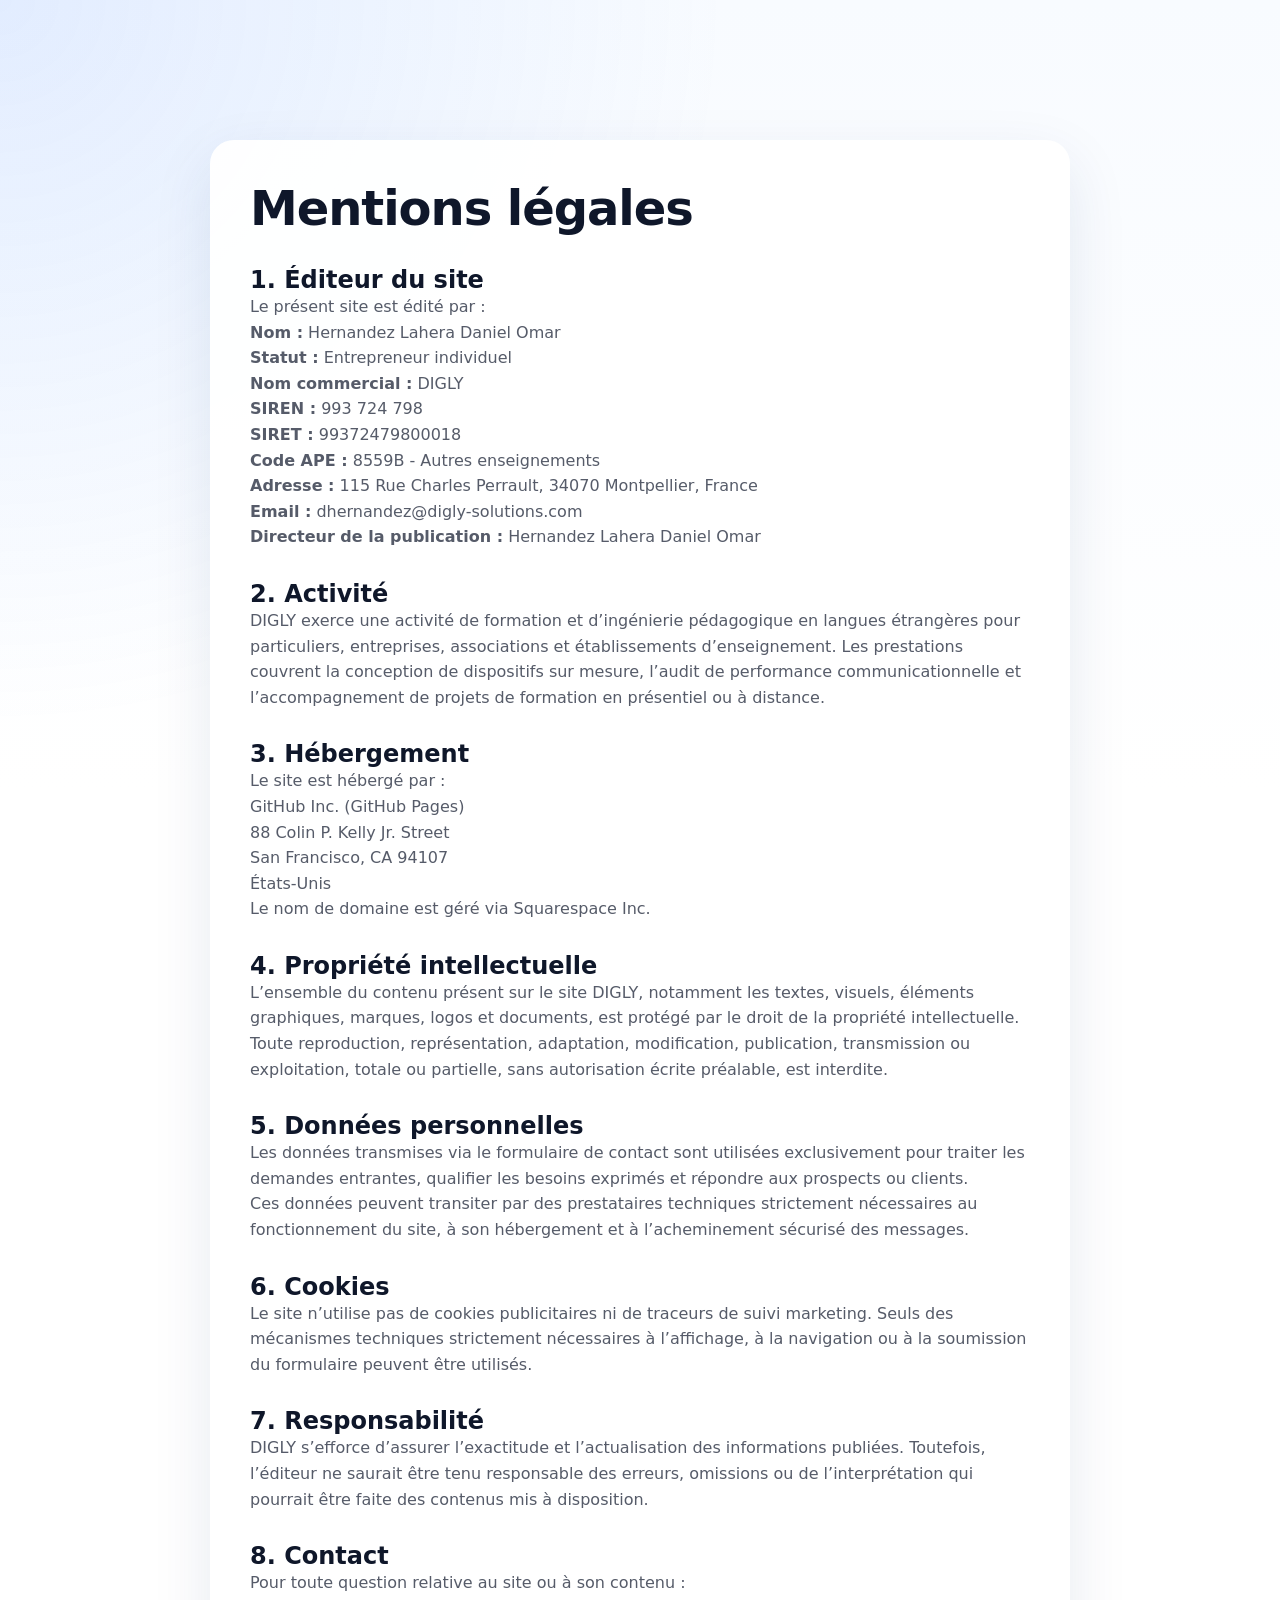
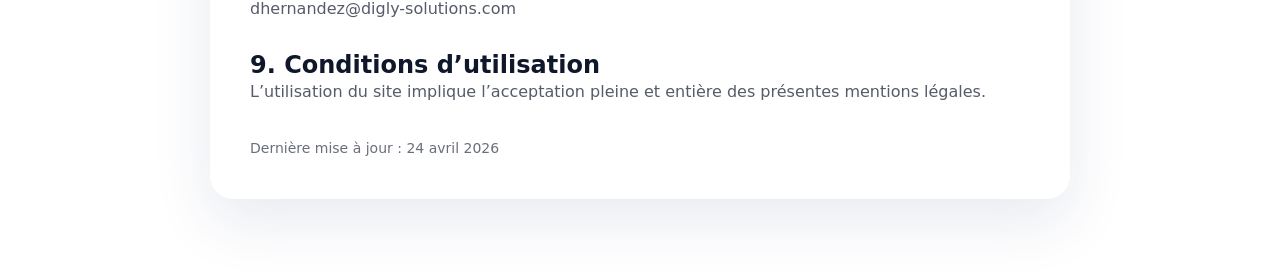
<file: mentions-legales.html>
<!DOCTYPE html>
<html lang="fr">
<head>
  <meta charset="UTF-8">
  <meta name="viewport" content="width=device-width, initial-scale=1.0">
  <title>Mentions légales | DIGLY</title>
  <meta
    name="description"
    content="Mentions légales du site DIGLY : éditeur, hébergement, propriété intellectuelle et informations réglementaires."
  >
  <meta name="robots" content="index,follow">
  <meta property="og:type" content="article">
  <meta property="og:site_name" content="DIGLY">
  <meta property="og:title" content="Mentions légales | DIGLY">
  <meta property="og:description" content="Informations légales, hébergement, propriété intellectuelle et responsabilités du site DIGLY.">
  <meta property="og:url" content="https://digly-solutions.com/mentions-legales.html">
  <meta property="og:image" content="https://digly-solutions.com/assets/img/home/logo.png">
  <link rel="canonical" href="https://digly-solutions.com/mentions-legales.html">
  <link rel="icon" type="image/png" href="/assets/img/home/logo.png">
  <link rel="stylesheet" href="./assets/css/styles.css">
</head>
<body>
  <main class="section-alt">
    <div class="container-narrow">
      <h1>Mentions légales</h1>

      <h2>1. Éditeur du site</h2>
      <p>Le présent site est édité par :</p>
      <p>
        <strong>Nom :</strong> Hernandez Lahera Daniel Omar<br>
        <strong>Statut :</strong> Entrepreneur individuel<br>
        <strong>Nom commercial :</strong> DIGLY<br>
        <strong>SIREN :</strong> 993 724 798<br>
        <strong>SIRET :</strong> 99372479800018<br>
        <strong>Code APE :</strong> 8559B - Autres enseignements<br>
        <strong>Adresse :</strong> 115 Rue Charles Perrault, 34070 Montpellier, France<br>
        <strong>Email :</strong> dhernandez@digly-solutions.com<br>
        <strong>Directeur de la publication :</strong> Hernandez Lahera Daniel Omar
      </p>

      <h2>2. Activité</h2>
      <p>
        DIGLY exerce une activité de formation et d’ingénierie pédagogique en langues étrangères
        pour particuliers, entreprises, associations et établissements d’enseignement.
        Les prestations couvrent la conception de dispositifs sur mesure, l’audit de performance
        communicationnelle et l’accompagnement de projets de formation en présentiel ou à distance.
      </p>

      <h2>3. Hébergement</h2>
      <p>Le site est hébergé par :</p>
      <p>
        GitHub Inc. (GitHub Pages)<br>
        88 Colin P. Kelly Jr. Street<br>
        San Francisco, CA 94107<br>
        États-Unis
      </p>
      <p>Le nom de domaine est géré via Squarespace Inc.</p>

      <h2>4. Propriété intellectuelle</h2>
      <p>
        L’ensemble du contenu présent sur le site DIGLY, notamment les textes, visuels,
        éléments graphiques, marques, logos et documents, est protégé par le droit de la
        propriété intellectuelle.
      </p>
      <p>
        Toute reproduction, représentation, adaptation, modification, publication, transmission
        ou exploitation, totale ou partielle, sans autorisation écrite préalable, est interdite.
      </p>

      <h2>5. Données personnelles</h2>
      <p>
        Les données transmises via le formulaire de contact sont utilisées exclusivement pour
        traiter les demandes entrantes, qualifier les besoins exprimés et répondre aux prospects
        ou clients.
      </p>
      <p>
        Ces données peuvent transiter par des prestataires techniques strictement nécessaires au
        fonctionnement du site, à son hébergement et à l’acheminement sécurisé des messages.
      </p>

      <h2>6. Cookies</h2>
      <p>
        Le site n’utilise pas de cookies publicitaires ni de traceurs de suivi marketing.
        Seuls des mécanismes techniques strictement nécessaires à l’affichage, à la navigation
        ou à la soumission du formulaire peuvent être utilisés.
      </p>

      <h2>7. Responsabilité</h2>
      <p>
        DIGLY s’efforce d’assurer l’exactitude et l’actualisation des informations publiées.
        Toutefois, l’éditeur ne saurait être tenu responsable des erreurs, omissions ou de
        l’interprétation qui pourrait être faite des contenus mis à disposition.
      </p>

      <h2>8. Contact</h2>
      <p>
        Pour toute question relative au site ou à son contenu :<br>
        dhernandez@digly-solutions.com
      </p>

      <h2>9. Conditions d’utilisation</h2>
      <p>
        L’utilisation du site implique l’acceptation pleine et entière des présentes mentions légales.
      </p>

      <p style="opacity:0.7; font-size:14px; margin-top:32px;">
        Dernière mise à jour : 24 avril 2026
      </p>
    </div>
  </main>
</body>
</html>
</file>
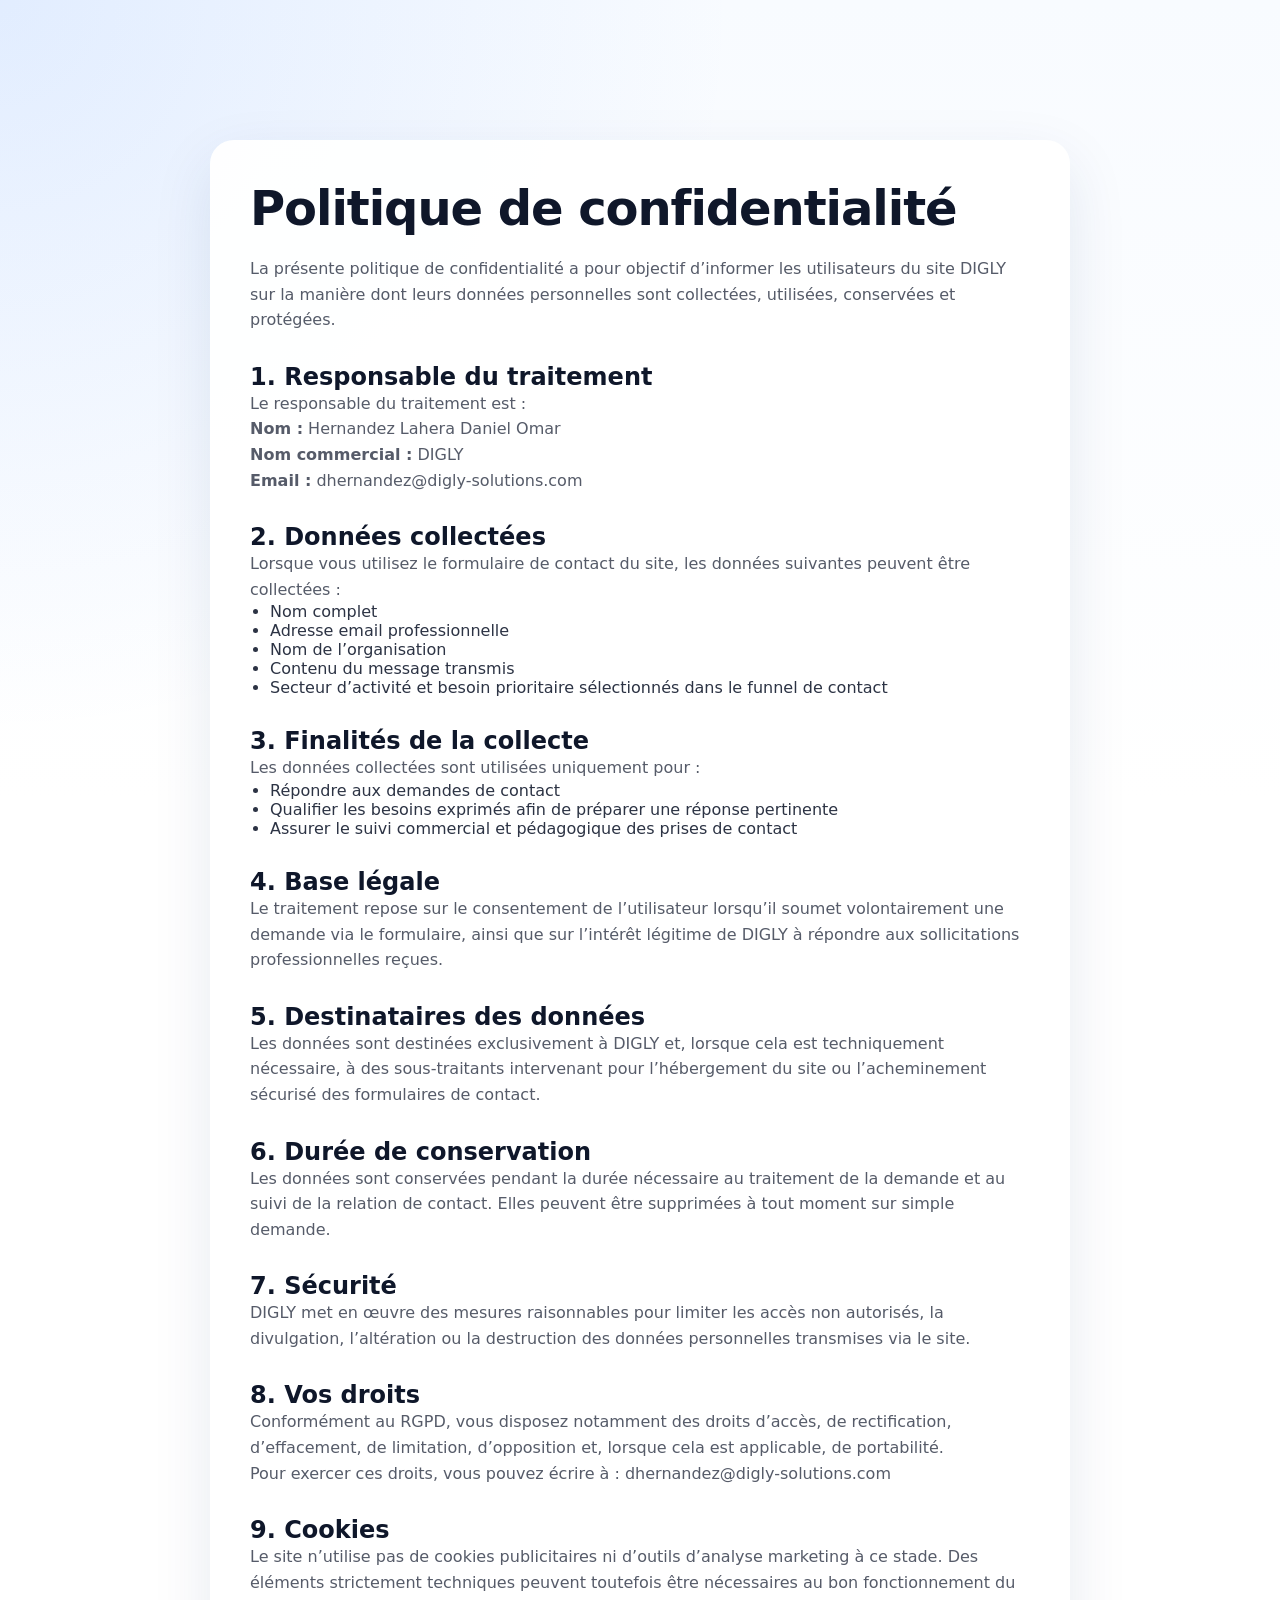
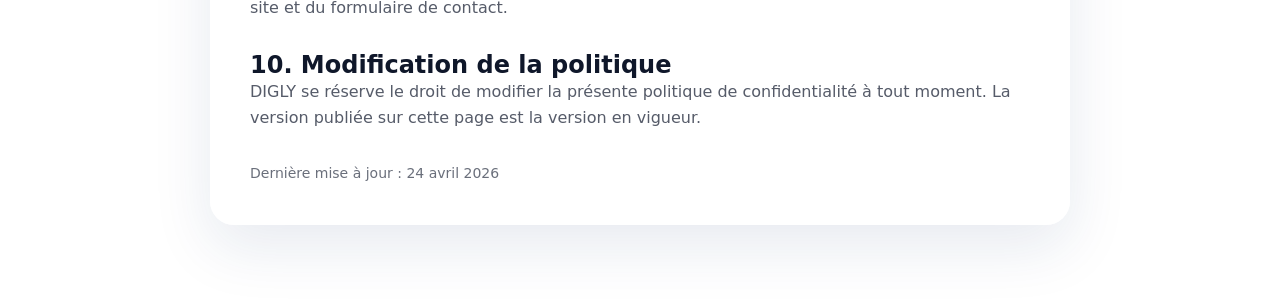
<file: politique-confidentialite.html>
<!DOCTYPE html>
<html lang="fr">
<head>
  <meta charset="UTF-8">
  <meta name="viewport" content="width=device-width, initial-scale=1.0">
  <title>Politique de confidentialité | DIGLY</title>
  <meta
    name="description"
    content="Politique de confidentialité de DIGLY concernant la collecte, l’utilisation et la protection des données personnelles."
  >
  <meta name="robots" content="index,follow">
  <meta property="og:type" content="article">
  <meta property="og:site_name" content="DIGLY">
  <meta property="og:title" content="Politique de confidentialité | DIGLY">
  <meta property="og:description" content="Politique de confidentialité de DIGLY concernant la collecte, l'utilisation et la protection des données personnelles.">
  <meta property="og:url" content="https://digly-solutions.com/politique-confidentialite.html">
  <meta property="og:image" content="https://digly-solutions.com/assets/img/home/logo.png">
  <link rel="canonical" href="https://digly-solutions.com/politique-confidentialite.html">
  <link rel="icon" type="image/png" href="/assets/img/home/logo.png">
  <link rel="stylesheet" href="./assets/css/styles.css">
</head>
<body>
  <main class="section-alt">
    <div class="container-narrow">
      <h1>Politique de confidentialité</h1>

      <p>
        La présente politique de confidentialité a pour objectif d’informer les utilisateurs du site
        DIGLY sur la manière dont leurs données personnelles sont collectées, utilisées, conservées
        et protégées.
      </p>

      <h2>1. Responsable du traitement</h2>
      <p>Le responsable du traitement est :</p>
      <p>
        <strong>Nom :</strong> Hernandez Lahera Daniel Omar<br>
        <strong>Nom commercial :</strong> DIGLY<br>
        <strong>Email :</strong> dhernandez@digly-solutions.com
      </p>

      <h2>2. Données collectées</h2>
      <p>
        Lorsque vous utilisez le formulaire de contact du site, les données suivantes peuvent être collectées :
      </p>
      <ul>
        <li>Nom complet</li>
        <li>Adresse email professionnelle</li>
        <li>Nom de l’organisation</li>
        <li>Contenu du message transmis</li>
        <li>Secteur d’activité et besoin prioritaire sélectionnés dans le funnel de contact</li>
      </ul>

      <h2>3. Finalités de la collecte</h2>
      <p>Les données collectées sont utilisées uniquement pour :</p>
      <ul>
        <li>Répondre aux demandes de contact</li>
        <li>Qualifier les besoins exprimés afin de préparer une réponse pertinente</li>
        <li>Assurer le suivi commercial et pédagogique des prises de contact</li>
      </ul>

      <h2>4. Base légale</h2>
      <p>
        Le traitement repose sur le consentement de l’utilisateur lorsqu’il soumet volontairement
        une demande via le formulaire, ainsi que sur l’intérêt légitime de DIGLY à répondre aux
        sollicitations professionnelles reçues.
      </p>

      <h2>5. Destinataires des données</h2>
      <p>
        Les données sont destinées exclusivement à DIGLY et, lorsque cela est techniquement nécessaire,
        à des sous-traitants intervenant pour l’hébergement du site ou l’acheminement sécurisé des
        formulaires de contact.
      </p>

      <h2>6. Durée de conservation</h2>
      <p>
        Les données sont conservées pendant la durée nécessaire au traitement de la demande et au suivi
        de la relation de contact. Elles peuvent être supprimées à tout moment sur simple demande.
      </p>

      <h2>7. Sécurité</h2>
      <p>
        DIGLY met en œuvre des mesures raisonnables pour limiter les accès non autorisés, la divulgation,
        l’altération ou la destruction des données personnelles transmises via le site.
      </p>

      <h2>8. Vos droits</h2>
      <p>
        Conformément au RGPD, vous disposez notamment des droits d’accès, de rectification, d’effacement,
        de limitation, d’opposition et, lorsque cela est applicable, de portabilité.
      </p>
      <p>
        Pour exercer ces droits, vous pouvez écrire à : dhernandez@digly-solutions.com
      </p>

      <h2>9. Cookies</h2>
      <p>
        Le site n’utilise pas de cookies publicitaires ni d’outils d’analyse marketing à ce stade.
        Des éléments strictement techniques peuvent toutefois être nécessaires au bon fonctionnement
        du site et du formulaire de contact.
      </p>

      <h2>10. Modification de la politique</h2>
      <p>
        DIGLY se réserve le droit de modifier la présente politique de confidentialité à tout moment.
        La version publiée sur cette page est la version en vigueur.
      </p>

      <p style="opacity:0.7; font-size:14px; margin-top:32px;">
        Dernière mise à jour : 24 avril 2026
      </p>
    </div>
  </main>
</body>
</html>
</file>
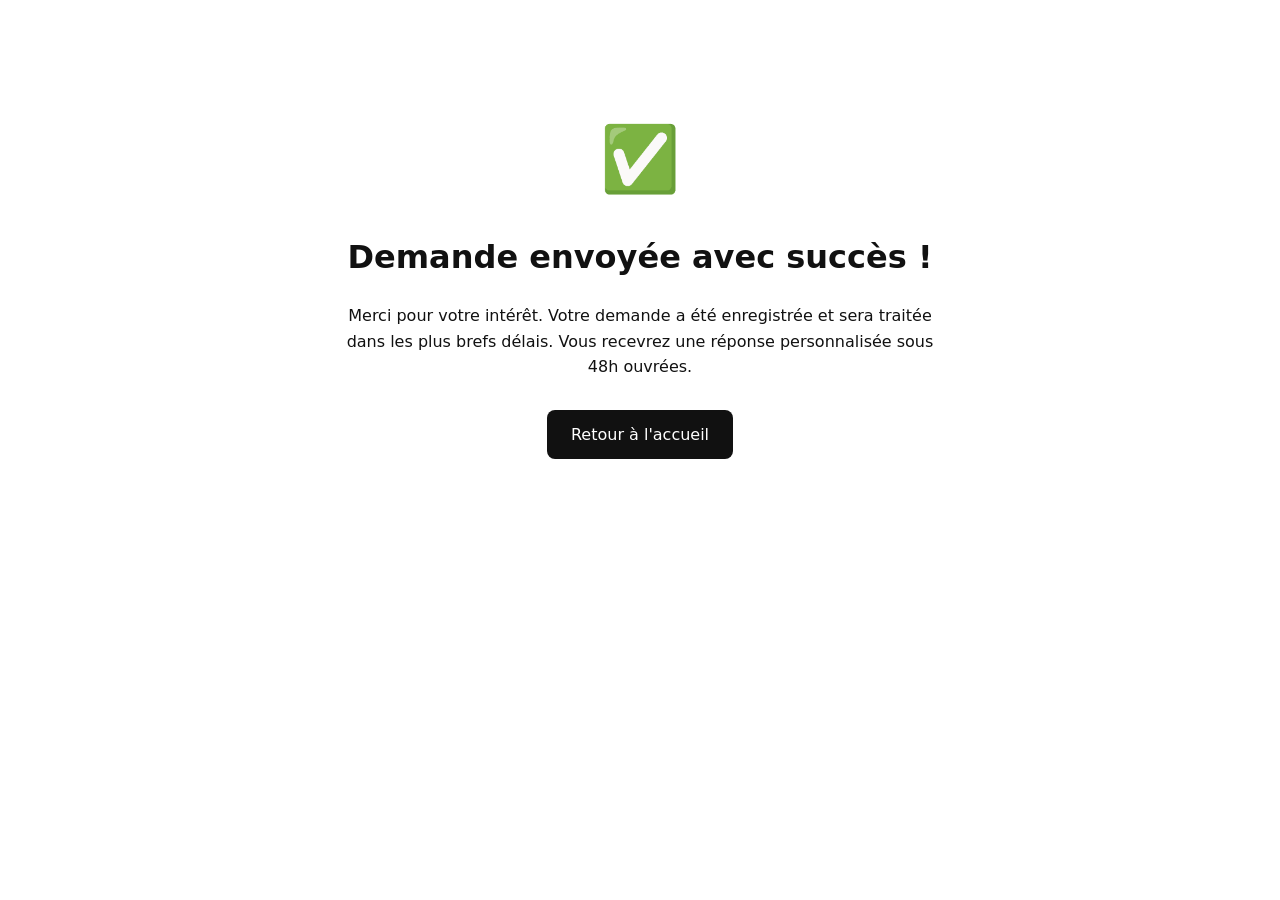
<file: success.html>
<!DOCTYPE html>
<html lang="fr">
<head>
  <meta charset="UTF-8">
  <title>Demande envoyée - DIGLY</title>
  <meta name="viewport" content="width=device-width, initial-scale=1.0">
  <style>
    body {
      font-family: Inter, system-ui, sans-serif;
      background: #ffffff;
      color: #111;
      text-align: center;
      padding: 100px 20px;
      line-height: 1.6;
    }
    .success-icon {
      font-size: 4rem;
      color: #10b981;
      margin-bottom: 20px;
    }
    h1 {
      font-size: 2rem;
      margin-bottom: 20px;
    }
    p {
      max-width: 600px;
      margin: 0 auto 30px;
    }
    .cta {
      display: inline-block;
      padding: 12px 24px;
      background: #111;
      color: white;
      text-decoration: none;
      border-radius: 8px;
      transition: 0.2s;
    }
    .cta:hover {
      transform: translateY(-2px);
    }
  </style>
</head>
<body>
  <div class="success-icon">✅</div>
  <h1>Demande envoyée avec succès !</h1>
  <p>
    Merci pour votre intérêt. Votre demande a été enregistrée et sera traitée dans les plus brefs délais.
    Vous recevrez une réponse personnalisée sous 48h ouvrées.
  </p>
  <a href="/" class="cta">Retour à l'accueil</a>
</body>
</html>
</file>
<file: assets/css/styles.css>
/* RESET SIMPLE */
* {
  margin: 0;
  padding: 0;
  box-sizing: border-box;
}

body {
  font-family: Inter, system-ui, sans-serif;
  background: #ffffff;
  color: #1e293b;
}

/* HEADER GLOBAL */
.header {
  display: flex;
  justify-content: space-between;
  align-items: center;
  padding: 24px 60px;
  border-bottom: 1px solid #eee;
}

.logo {
  font-weight: 600;
  letter-spacing: 1px;
}

.nav a {
  margin-left: 24px;
  text-decoration: none;
  color: #111;
  font-size: 14px;
  opacity: 0.7;
  transition: 0.2s;
}

.nav a:hover {
  opacity: 1;
}

/* APP CONTAINER */
#app {
  padding: 80px 60px;
}

/* TIPOGRAFÍA BASE */
h1 {
  font-size: 48px;
  font-weight: 700;
  letter-spacing: -0.022em;
  margin-bottom: 20px;
}

p {
  font-size: 16px;
  line-height: 1.6;
  opacity: 0.8;
}
.grid {
  display: grid;
  grid-template-columns: repeat(2, 1fr);
  gap: 24px;
  margin-top: 40px;
}

.card {
  padding: 24px;
  border: 1px solid #eee;
  border-radius: 12px;
  transition: 0.2s;
  background: #fff;
}

.card:hover {
  transform: translateY(-4px);
  border-color: #ddd;
}
.nav a.active {
  opacity: 1;
  font-weight: 500;
  border-bottom: 1px solid #111;
}
.hero {
  margin-bottom: 80px;
}

.hero h1 {
  font-size: 56px;
  line-height: 1.1;
}

.cta {
  margin-top: 24px;
  padding: 12px 20px;
  background: #111;
  color: white;
  border: none;
  cursor: pointer;
  border-radius: 8px;
}

.problem, .value {
  margin-top: 60px;
}
.badge {
  display: inline-block;
  font-size: 12px;
  padding: 4px 10px;
  border: 1px solid #ddd;
  border-radius: 999px;
  margin-bottom: 10px;
  opacity: 0.7;
}
#app {
  animation: fadeIn 0.4s ease;
}

@keyframes fadeIn {
  from { opacity: 0; transform: translateY(6px); }
  to { opacity: 1; transform: translateY(0); }
}

.project-detail {
  max-width: 800px;
  margin: auto;
}

.project-detail .block {
  margin: 40px 0;
}

.project-detail h3 {
  margin-bottom: 10px;
}

.card {
  cursor: pointer;
}

.contact {
  max-width: 700px;
  margin: auto;
}

.contact-card {
  margin-top: 40px;
  padding: 40px;
  border: 1px solid #eee;
  border-radius: 12px;
}

.contact input,
.contact textarea {
  width: 100%;
  margin-bottom: 16px;
  padding: 12px;
  border: 1px solid #ddd;
  border-radius: 8px;
  font-family: inherit;
}

.contact textarea {
  min-height: 360px;
  resize: vertical;
}

.conversion-block {
  margin-top: 80px;
  padding: 40px;
  border-top: 1px solid #eee;
  text-align: center;
}

.conversion-block h2 {
  margin-bottom: 10px;
}

.conversion-block p {
  margin-bottom: 20px;
}

.project-detail {
  max-width: 800px;
  margin: auto;
}

.project-detail .block {
  margin: 40px 0;
}

.back-link {
  margin-top: 40px;
}

.tags {
  margin-top: 16px;
  font-size: 14px;
  opacity: 0.7;
}

.before-after {
  display: grid;
  grid-template-columns: 1fr 1fr;
  gap: 40px;
  margin-top: 30px;
}

.center {
  text-align: center;
}

.footer {
  margin-top: 100px;
  padding-top: 40px;
  border-top: 1px solid #eee;
  text-align: center;
  font-size: 14px;
  opacity: 0.6;
}

/* HERO OSCURO */
.hero-dark {
  background: #0f172a;
  color: white;
  text-align: center;
  padding: 120px 40px;
}

.hero-dark h1 {
  font-size: 48px;
  margin-bottom: 20px;
}

.subtitle {
  max-width: 700px;
  margin: auto;
}

.tags {
  margin: 20px 0;
  opacity: 0.7;
}

/* SECCIONES */
.section {
  padding: 100px 40px;
}

.center {
  text-align: center;
}

/* IMAGEN */
.section-img {
  width: 100%;
  max-width: 600px;
  margin: 30px auto;
  border-radius: 12px;
}

/* GRID */
.cards-2 {
  display: grid;
  grid-template-columns: 1fr 1fr;
  gap: 30px;
  margin-top: 40px;
}

.grid-4 {
  display: grid;
  grid-template-columns: repeat(4, 1fr);
  gap: 20px;
  margin-top: 40px;
}

/* CARDS */
.card {
  padding: 30px;
  border: 1px solid #eee;
  border-radius: 12px;
  transition: 0.3s;
  background: white;
}

.card img {
  width: 100%;
  border-radius: 8px;
  margin-bottom: 10px;
}

.hover-card:hover {
  transform: translateY(-8px);
  box-shadow: 0 10px 30px rgba(0,0,0,0.08);
}

/* CTA */
.actions {
  margin-top: 30px;
}

.cta.primary {
  background: black;
  color: white;
  padding: 12px 20px;
  margin: 10px;
  border-radius: 8px;
  cursor: pointer;
  transition: 0.2s;
}

.cta.primary:hover {
  transform: translateY(-2px);
}

/* FOOTER */
.footer {
  margin-top: 80px;
  padding: 40px;
  border-top: 1px solid #eee;
  text-align: center;
}

.footer-links {
  margin-top: 10px;
  font-size: 14px;
}

.footer-links a {
  margin: 0 10px;
  color: #555;
  text-decoration: none;
}

/* BASE STATE */
.fade-in {
  opacity: 0;
  transform: translateY(40px);
  transition: all 0.8s ease;
}

/* VISIBLE STATE */
.fade-in.show {
  opacity: 1;
  transform: translateY(0);
}

/* DELAYS (OPCIONAL PRO) */
.delay-1 { transition-delay: 0.1s; }
.delay-2 { transition-delay: 0.2s; }
.delay-3 { transition-delay: 0.3s; }

/* HERO FADE IN */
.hero-dark h1,
.hero-dark .subtitle,
.hero-dark .tags,
.hero-dark .cta {
  opacity: 0;
  transform: translateY(20px);
  animation: heroFade 1s ease forwards;
}

.hero-dark .subtitle { animation-delay: 0.2s; }
.hero-dark .tags { animation-delay: 0.4s; }
.hero-dark .cta { animation-delay: 0.6s; }

@keyframes heroFade {
  to {
    opacity: 1;
    transform: translateY(0);
  }
}

/* HOVER PREMIUM */
.hover-card {
  transition: all 0.3s ease;
}

.hover-card:hover {
  transform: translateY(-10px) scale(1.01);
  box-shadow: 0 20px 40px rgba(0,0,0,0.1);
}

/* 🌐 NAVBAR BASE */
.navbar {
  position: fixed;
  top: 0;
  left: 0;
  width: 100%;
  padding: 18px 40px;
  display: flex;
  justify-content: space-between;
  align-items: center;
  z-index: 999;

  transition: all 0.3s ease;
}

/* 🧊 GLASS EFFECT ON SCROLL */
.navbar.scrolled {
  background: rgba(255, 255, 255, 0.7);
  backdrop-filter: blur(12px);
  box-shadow: 0 8px 30px rgba(0,0,0,0.08);
}

/* LOGO */
.logo {
  font-weight: 600;
  cursor: pointer;
}

/* LINKS */
.nav-links a {
  margin-left: 20px;
  text-decoration: none;
  color: black;
  font-size: 14px;
  opacity: 0.7;
  transition: 0.2s;
}

.nav-links a:hover {
  opacity: 1;
}

/* ACTIVE STATE */
.nav-links a.active {
  opacity: 1;
  font-weight: 600;
}

/* 🔵 LOADER OVERLAY */
.loader {
  position: fixed;
  inset: 0;
  background: white;
  display: flex;
  align-items: center;
  justify-content: center;
  z-index: 9999;
  transition: opacity 0.3s ease;
}

/* hidden state */
.loader.hidden {
  opacity: 0;
  pointer-events: none;
}

/* spinner */
.spinner {
  width: 40px;
  height: 40px;
  border: 3px solid #eee;
  border-top: 3px solid #111;
  border-radius: 50%;
  animation: spin 0.8s linear infinite;
}

@keyframes spin {
  to {
    transform: rotate(360deg);
  }
}

/*  SKELETON UI */
.skeleton {
  background: linear-gradient(90deg, #eee 25%, #f5f5f5 50%, #eee 75%);
  background-size: 200% 100%;
  animation: skeleton 1.2s infinite;
  border-radius: 8px;
}

@keyframes skeleton {
  0% { background-position: 200% 0; }
  100% { background-position: -200% 0; }
}
.grid-4 {
  display: grid;
  grid-template-columns: repeat(2, 1fr);
  gap: 20px;
}
.card {
  padding: 40px;
  min-height: 180px;
}
.cta {
  min-width: 220px;
  padding: 14px 20px;
  text-align: center;
}

.hero-dark h1 {
  font-size: 54px;
  line-height: 1.1;
  font-weight: 600;
}

.hero-dark .subtitle {
  font-size: 20px;
  line-height: 1.6;
}

.hero-dark .tags {
  font-size: 14px;
  opacity: 0.8;
}

.section h2 {
  font-size: 36px;
  line-height: 1.2;
  font-weight: 600;
}

.section p {
  font-size: 18px;
  line-height: 1.7;
}

.card {
  font-size: 17px;
}

.card p {
  font-size: 16px;
  line-height: 1.5;
}

.cta {
  font-size: 16px;
  font-weight: 500;
}

.footer {
  font-size: 13px;
  opacity: 0.7;
}

.footer-links a {
  font-size: 13px;
}
.logo-img {
  height: 32px;   /* controla tamaño */
  width: auto;
  display: block;
}
.logo-img {
  height: 32px;
  width: auto;
  transition: 0.2s ease;
}

.logo-img:hover {
  transform: scale(1.05);
}
.navbar {
  box-shadow: 0 8px 30px rgba(0,0,0,0.12);
}

.navbar {
  position: fixed;
  top: 0;
  left: 0;
  width: 100%;

  display: flex;
  justify-content: space-between;
  align-items: center;

  padding: 18px 40px;

  /* 🔵 AZUL CORPORATIVO CON TRANSPARENCIA */
  background: rgba(2, 17, 48, 0.897);

  /* ✨ EFECTO GLASS */
  backdrop-filter: blur(12px);

  -webkit-backdrop-filter: blur(12px);

  z-index: 999;

  transition: all 0.3s ease;
}

.logo-img {
  height: 42px;   /* antes 32px → ahora más visible */
  width: auto;
  display: block;
}
.nav-links a {
  color: #ffffff;
  text-decoration: none;
  font-size: 14px;
  opacity: 0.85;
  margin-left: 20px;
  transition: 0.2s ease;
}

.nav-links a:hover {
  opacity: 1;
}

.nav-links a.active {
  opacity: 1;
  font-weight: 600;
  border-bottom: 1px solid rgba(255,255,255,0.5);
}

.nav-links a {
  position: relative;
}

.nav-links a::after {
  content: "";
  position: absolute;
  bottom: -4px;
  left: 0;
  width: 0%;
  height: 1px;
  background: white;
  transition: 0.3s ease;
}

.nav-links a:hover::after {
  width: 100%;
}

.navbar {
  background: rgba(4, 15, 44, 0.75) !important;
}

.grid-2x2 {
  display: grid;
  grid-template-columns: repeat(2, 1fr);
  gap: 24px;
}

.card {
  height: 100%;
  min-height: 260px;

  display: flex;
  flex-direction: column;
  justify-content: flex-start;

  padding: 28px;
}

.card {
  transition: transform 0.25s ease, box-shadow 0.25s ease;
}

.card:hover {
  transform: translateY(-6px);
  box-shadow: 0 12px 30px rgba(0,0,0,0.12);
}

.card.selected {
  border: 2px solid #3b82f6;
  transform: scale(1.02);
  background: rgba(59, 130, 246, 0.08);
}

.step {
  display: none;
  animation: fadeIn 0.4s ease;
}

.step.active {
  display: block;
}

.card.selected {
  border: 2px solid #3b82f6;
  background: rgba(59, 130, 246, 0.08);
  transform: scale(1.02);
}

@keyframes fadeIn {
  from { opacity: 0; transform: translateY(10px); }
  to { opacity: 1; transform: translateY(0); }
}

.section {
  opacity: 0.4;
  transition: all 0.4s ease;
}

.section.visible {
  opacity: 1;
}

.card.selected {
  border: 2px solid #3b82f6;
  background: rgba(59, 130, 246, 0.08);
  transform: scale(1.02);
  transition: all 0.2s ease;
}

.fade-in {
  opacity: 0;
  transform: translateY(10px);
  transition: all 0.6s ease;
}

.fade-in.show {
  opacity: 1;
  transform: translateY(0);
}

.section {
  opacity: 1 !important;
}

.filter-bar {
  display: flex;
  gap: 10px;
  flex-wrap: wrap;
  justify-content: center;
  margin-bottom: 40px;
}

.filter-btn {
  padding: 10px 16px;
  border-radius: 999px;
  border: 1px solid #ddd;
  background: transparent;
  cursor: pointer;
  transition: 0.3s;
}

.filter-btn.active {
  background: #000;
  color: #fff;
}

.case-section {
  transition: opacity 0.3s ease;
}

.case-card {
  overflow: hidden;
  padding: 0;
  min-height: 0;
  border: 1px solid rgba(255, 255, 255, 0.08);
  background: linear-gradient(180deg, rgba(255, 255, 255, 0.98), #ffffff);
}

.card-media {
  position: relative;
  width: 100%;
  aspect-ratio: 16 / 10;
  overflow: hidden;
  background:
    radial-gradient(circle at top left, rgba(255, 255, 255, 0.28), transparent 45%),
    linear-gradient(135deg, rgba(8, 28, 74, 0.08), rgba(33, 95, 160, 0.14));
}

.card-media img {
  width: 100%;
  height: 100%;
  display: block;
  object-fit: cover;
  object-position: center;
  transform: scale(1.01);
  transition: transform 0.45s ease;
}

.case-card:hover .card-media img {
  transform: scale(1.06);
}

.card-body {
  display: flex;
  flex-direction: column;
  align-items: flex-start;
  gap: 14px;
  padding: 24px 24px 28px;
}

.card-body h3 {
  margin: 0;
  line-height: 1.25;
}

.card-body p {
  margin: 0;
}

.card-cta {
  margin-top: auto;
  padding-top: 8px;
  font-weight: 600;
  color: #0f2d68;
  letter-spacing: 0.01em;
}

.pedagogy-filter-bar {
  margin-top: 24px;
}

.pedagogy-filter-bar-bottom {
  margin-top: 0;
  padding-top: 8px;
  padding-bottom: 24px;
}

.pedagogy-filter-btn {
  min-width: 220px;
}

.pedagogy-panel {
  display: none;
}

.pedagogy-panel.active {
  display: block;
}

.pedagogy-intro {
  padding-top: 32px;
}

.pedagogy-steps-grid,
.pedagogy-principles-grid {
  align-items: stretch;
}

.pedagogy-step-card,
.pedagogy-principle-card {
  min-height: 100%;
  text-align: left;
  border: 1px solid rgba(15, 45, 104, 0.08);
  background:
    radial-gradient(circle at top left, rgba(64, 135, 255, 0.08), transparent 38%),
    linear-gradient(180deg, rgba(255, 255, 255, 0.98), rgba(247, 250, 255, 0.98));
}

.pedagogy-step-card {
  overflow: hidden;
  padding: 0;
}

.pedagogy-step-media {
  width: 100%;
  aspect-ratio: 16 / 9;
  overflow: hidden;
  background:
    radial-gradient(circle at top left, rgba(255, 255, 255, 0.28), transparent 45%),
    linear-gradient(135deg, rgba(8, 28, 74, 0.08), rgba(33, 95, 160, 0.14));
}

.pedagogy-step-media img {
  width: 100%;
  height: 100%;
  display: block;
  object-fit: cover;
  object-position: center;
  transition: transform 0.45s ease;
}

.pedagogy-step-card:hover .pedagogy-step-media img {
  transform: scale(1.05);
}

.pedagogy-step-content {
  padding: 22px 24px 26px;
}

.pedagogy-step-card h3,
.pedagogy-principle-card h3 {
  margin-bottom: 14px;
}

.pedagogy-step-card p,
.pedagogy-principle-card p {
  opacity: 0.88;
}

@media (max-width: 900px) {
  .pedagogy-filter-btn {
    min-width: 0;
    width: 100%;
  }

  .pedagogy-filter-bar {
    flex-direction: column;
    align-items: stretch;
  }
}

/* 📱 OPTIMIZACIÓN MÓVIL DEFINITIVA (AL FINAL PARA PRIORIDAD) */
@media (max-width: 768px) {
  html, body {
    overflow-x: hidden;
    width: 100%;
  }

  /* Los headers ahora se ajustan al ancho de la pantalla */
  h1, #app h1, .hero-dark h1 {
    font-size: clamp(1.7rem, 8vw, 2.1rem) !important;
    line-height: 1.2 !important;
    letter-spacing: -0.03em !important;
    word-wrap: break-word !important;
    overflow-wrap: break-word !important;
    hyphens: auto;
    margin-bottom: 12px !important;
  }

  h2, #app h2, .section h2 {
    font-size: 1.6rem !important;
    line-height: 1.2 !important;
  }

  h3, #app h3 {
    font-size: 1.35rem !important;
  }

  /* Ajuste de espaciados para no "ahogar" el contenido */
  .section {
    padding: 50px 20px !important;
  }

  .hero-dark {
    padding: 100px 20px 60px !important;
  }

  .subtitle, #app .subtitle, .hero-dark .subtitle {
    font-size: 1.05rem !important;
    line-height: 1.5 !important;
    max-width: 100% !important;
  }

  .tags, #app .tags, .hero-dark .tags {
    font-size: 0.85rem !important;
    margin: 15px 0 !important;
  }

  /* Convertimos todos los grids en columnas simples */
  .grid-2x2, .grid-3, .grid-4, .cards-2, .metrics-bar, .pedagogy-steps-grid {
    display: flex !important;
    flex-direction: column !important;
    gap: 16px !important;
  }

  .card, .metric, .case-card, .result-card, .insight-box, .pedagogy-step-card {
    width: 100% !important;
    min-height: auto !important;
    padding: 20px !important;
  }

  .cta {
    width: 100% !important;
    min-width: 0 !important;
    display: block !important;
  }
}

/* GLOBAL TYPOGRAPHY SCALE-UP */
.nav-links a {
  font-size: 16px;
  letter-spacing: -0.01em;
}

#app h1 {
  font-size: clamp(2.2rem, 5vw, 4.6rem);
  letter-spacing: -0.025em;
}

#app h2 {
  font-size: clamp(2.1rem, 3.2vw, 2.8rem);
  letter-spacing: -0.02em;
  font-weight: 700;
}

#app h3 {
  font-size: 1.55rem;
}

#app p,
#app li,
#app input,
#app textarea,
#app label,
#app .subtitle,
#app .tags,
#app .badge,
#app .card,
#app .filter-btn,
#app .cta {
  font-size: 18px;
  line-height: 1.6;
}

#app input,
#app textarea,
#app .filter-btn,
#app .badge {
  font-size: 17px;
}

/* KEEP FOOTER SIZE UNCHANGED */
.footer {
  font-size: 13px;
}

.footer p,
.footer a,
.footer-links,
.footer-links a {
  font-size: 13px;
}

/* NAV DROPDOWN OVERRIDES */
.nav-links {
  display: flex;
  align-items: center;
  gap: 8px;
}

.nav-item {
  position: relative;
}

.nav-links > a,
.nav-dropdown > a {
  display: inline-flex;
  align-items: center;
  gap: 10px;
  min-height: 44px;
  padding: 0 10px;
}

.nav-caret {
  width: 7px;
  height: 7px;
  border-right: 1.5px solid currentColor;
  border-bottom: 1.5px solid currentColor;
  transform: translateY(-2px) rotate(45deg);
  opacity: 0.72;
  flex: 0 0 auto;
  transition: transform 0.25s ease, opacity 0.25s ease;
}

.nav-dropdown:hover .nav-caret,
.nav-dropdown:focus-within .nav-caret {
  transform: translateY(1px) rotate(225deg);
  opacity: 1;
}

.dropdown-menu {
  position: absolute;
  top: calc(100% + 14px);
  left: 0;
  min-width: 280px;
  padding: 14px;
  display: grid;
  gap: 6px;
  opacity: 0;
  visibility: hidden;
  transform: translateY(10px);
  border: 1px solid rgba(255, 255, 255, 0.12);
  border-radius: 18px;
  background: rgba(7, 18, 46, 0.96);
  backdrop-filter: blur(16px);
  box-shadow: 0 24px 48px rgba(0, 0, 0, 0.24);
  transition: opacity 0.22s ease, transform 0.22s ease, visibility 0.22s ease;
}

.nav-dropdown:hover .dropdown-menu,
.nav-dropdown:focus-within .dropdown-menu {
  opacity: 1;
  visibility: visible;
  transform: translateY(0);
}

.dropdown-menu a {
  display: block;
  margin-left: 0;
  padding: 12px 14px;
  border-radius: 12px;
  color: rgba(255, 255, 255, 0.9);
  font-size: 15px;
  line-height: 1.35;
  opacity: 1;
}

.dropdown-menu a:hover,
.dropdown-menu a:focus-visible {
  background: rgba(255, 255, 255, 0.08);
  color: #ffffff;
}

.dropdown-menu a::after {
  display: none;
}

@media (max-width: 1100px) {
  .nav-links {
    gap: 2px;
  }

  .dropdown-menu {
    min-width: 240px;
  }
}

.navbar .logo-img {
  height: 58px;
  width: auto;
}

body {
  min-height: 100vh;
}

body.menu-open {
  overflow: hidden;
}

.skip-link {
  position: absolute;
  left: 16px;
  top: -56px;
  z-index: 12000;
  padding: 10px 14px;
  border-radius: 10px;
  background: #ffffff;
  color: #0f172a;
  box-shadow: 0 8px 22px rgba(15, 45, 104, 0.18);
  transition: top 0.2s ease;
}

.skip-link:focus {
  top: 16px;
}

#app {
  min-height: 100vh;
  padding-top: 96px;
}

#step1,
#step2,
#final-form,
#contact-section {
  scroll-margin-top: 110px;
}

.field-label {
  font-size: 15px;
  font-weight: 600;
  color: #102247;
  text-align: left;
}

.selectable {
  cursor: pointer;
}

.selectable:focus-visible {
  outline: 2px solid #2563eb;
  outline-offset: 4px;
}

.funnel-step {
  display: none;
}

.funnel-step.visible {
  display: block;
}

.contact-form {
  width: min(100%, 760px);
  margin: 36px auto 0;
  display: grid;
  gap: 16px;
}

.contact-form input,
.contact-form textarea {
  width: 100%;
  border: 1px solid rgba(15, 45, 104, 0.14);
  border-radius: 16px;
  padding: 16px 18px;
  background: #ffffff;
  color: #111;
  box-shadow: 0 8px 18px rgba(15, 45, 104, 0.05);
}

.contact-form textarea {
  min-height: 180px;
  resize: vertical;
}

.contact-form input:focus,
.contact-form textarea:focus,
.filter-btn:focus-visible,
.cta:focus-visible,
.nav-links a:focus-visible,
.dropdown-menu a:focus-visible,
.dropdown-toggle:focus-visible,
.nav-toggle:focus-visible,
.logo:focus-visible {
  outline: 2px solid #2563eb;
  outline-offset: 2px;
}

.hp-field {
  position: absolute;
  left: -9999px;
  width: 1px;
  height: 1px;
  opacity: 0;
  pointer-events: none;
}

.loader {
  flex-direction: column;
  gap: 18px;
  padding: 24px;
}

.progress-container {
  width: min(360px, 82vw);
  height: 10px;
  border-radius: 999px;
  background: rgba(15, 45, 104, 0.08);
  overflow: hidden;
}

.progress-bar {
  width: 0;
  height: 100%;
  border-radius: inherit;
  background: linear-gradient(90deg, #0f2d68, #2563eb);
  transition: width 0.35s ease;
}

.loader-text {
  max-width: 420px;
  text-align: center;
  color: #163164;
  opacity: 0.9;
}

.modal-overlay {
  position: fixed;
  inset: 0;
  display: flex;
  align-items: center;
  justify-content: center;
  padding: 24px;
  background: rgba(4, 15, 44, 0.58);
  backdrop-filter: blur(10px);
  z-index: 10000;
  opacity: 0;
  visibility: hidden;
  pointer-events: none;
  transition: opacity 0.25s ease, visibility 0.25s ease;
}

.modal-overlay.visible {
  opacity: 1;
  visibility: visible;
  pointer-events: auto;
}

.modal-overlay.hidden {
  opacity: 0;
  visibility: hidden;
  pointer-events: none;
}

.modal-card {
  width: min(100%, 680px);
  border-radius: 24px;
  padding: 32px;
  background: #ffffff;
  box-shadow: 0 32px 70px rgba(4, 15, 44, 0.28);
}

.modal-header {
  display: flex;
  justify-content: center;
  margin-bottom: 18px;
}

.success-icon {
  width: 72px;
  height: 72px;
  display: grid;
  place-items: center;
  border-radius: 999px;
  background: linear-gradient(135deg, #0f2d68, #2563eb);
  color: #fff;
  font-size: 32px;
  font-weight: 700;
}

.modal-body {
  text-align: center;
}

.modal-summary {
  margin: 24px 0 18px;
  padding: 18px 20px;
  border-radius: 18px;
  background: rgba(37, 99, 235, 0.06);
}

.modal-summary p + p {
  margin-top: 10px;
}

.secondary-text {
  color: rgba(17, 24, 39, 0.76);
}

.modal-actions {
  display: flex;
  flex-wrap: wrap;
  justify-content: center;
  gap: 12px;
  margin-top: 24px;
}

.cta.secondary {
  background: transparent;
  color: #0f2d68;
  border: 1px solid rgba(15, 45, 104, 0.16);
}

.grid-3,
.metrics-bar {
  display: grid;
  grid-template-columns: repeat(3, minmax(0, 1fr));
  gap: 24px;
}

.metrics-bar {
  margin-top: 36px;
}

.metric,
.result-card,
.highlight-card,
.insight-box {
  padding: 24px;
  border-radius: 20px;
  background: rgba(255, 255, 255, 0.92);
  color: #0f172a;
  box-shadow: 0 14px 40px rgba(15, 45, 104, 0.12);
}

.metric h3,
.result-card .highlight,
.insight-box h3 {
  margin-bottom: 10px;
}

.result-card,
.insight-box {
  max-width: 820px;
  margin: 0 auto;
}

.text-block {
  max-width: 880px;
  margin: 0 auto;
}

.section-alt {
  min-height: 100vh;
  padding: 140px 24px 80px;
  background:
    radial-gradient(circle at top left, rgba(64, 135, 255, 0.12), transparent 32%),
    linear-gradient(180deg, #f8fbff, #ffffff 42%);
}

.container-narrow {
  width: min(100%, 860px);
  margin: 0 auto;
  padding: 40px;
  border-radius: 24px;
  background: rgba(255, 255, 255, 0.96);
  box-shadow: 0 22px 60px rgba(15, 45, 104, 0.1);
}

.container-narrow h1,
.container-narrow h2 {
  color: #0f172a;
}

.container-narrow h2 {
  margin-top: 30px;
}

.container-narrow p,
.container-narrow li {
  color: rgba(15, 23, 42, 0.88);
}

.container-narrow ul {
  padding-left: 20px;
}

.nav-toggle {
  display: none;
  width: 46px;
  height: 46px;
  border: 1px solid rgba(255, 255, 255, 0.18);
  border-radius: 12px;
  background: rgba(255, 255, 255, 0.06);
  color: #fff;
  cursor: pointer;
}

.nav-toggle span {
  display: block;
  width: 18px;
  height: 2px;
  margin: 4px auto;
  border-radius: 999px;
  background: currentColor;
}

.dropdown-toggle {
  display: none;
  width: 38px;
  height: 38px;
  border: 0;
  border-radius: 10px;
  background: transparent;
  color: inherit;
  cursor: pointer;
  position: relative;
}

.dropdown-toggle::before,
.dropdown-toggle::after {
  content: "";
  position: absolute;
  top: 18px;
  left: 12px;
  width: 12px;
  height: 1.5px;
  background: currentColor;
  transition: transform 0.2s ease;
}

.dropdown-toggle::before {
  transform: rotate(45deg);
}

.dropdown-toggle::after {
  left: 19px;
  transform: rotate(-45deg);
}

.nav-dropdown.open .dropdown-toggle::before {
  transform: rotate(-45deg);
}

.nav-dropdown.open .dropdown-toggle::after {
  transform: rotate(45deg);
}

@media (max-width: 900px) {
  #app {
    padding: 96px 20px 40px;
  }

  .navbar {
    padding: 16px 20px;
    align-items: center;
    flex-wrap: wrap;
    gap: 16px;
  }

  .nav-toggle {
    display: inline-flex;
    align-items: center;
    justify-content: center;
    margin-left: auto;
  }

  .nav-links {
    display: none;
    width: 100%;
    flex-direction: column;
    align-items: stretch;
    gap: 10px;
    padding: 18px;
    border-radius: 18px;
    background: rgba(4, 15, 44, 0.94);
    box-shadow: 0 20px 44px rgba(0, 0, 0, 0.22);
    max-height: calc(100vh - 110px);
    overflow-y: auto;
  }

  .navbar.menu-open .nav-links {
    display: flex;
  }

  .nav-links > a,
  .nav-dropdown > a {
    width: 100%;
    justify-content: space-between;
    min-height: 48px;
    margin-left: 0;
    padding: 0 14px;
    border-radius: 14px;
    background: rgba(255, 255, 255, 0.04);
  }

  .nav-item {
    display: grid;
    grid-template-columns: 1fr auto;
    align-items: center;
    gap: 8px;
  }

  .nav-item > a {
    grid-column: 1 / 2;
  }

  .dropdown-toggle {
    display: inline-block;
    grid-column: 2 / 3;
  }

  .nav-dropdown .nav-caret {
    display: none;
  }

  .dropdown-menu {
    position: static;
    min-width: 0;
    display: none;
    margin-top: 8px;
    padding: 8px;
    opacity: 1;
    visibility: visible;
    transform: none;
    border-radius: 14px;
    box-shadow: none;
    background: rgba(255, 255, 255, 0.05);
  }

  .nav-dropdown.open .dropdown-menu {
    display: grid;
  }

/* 🎯 ESTILOS ESPECÍFICOS PARA PRODUCT CARD (ELEGANCIA CORPORATIVA) */
.product-card {
  background: #ffffff;
  border: 1px solid rgba(15, 23, 42, 0.08) !important;
  box-shadow: 0 4px 20px rgba(15, 23, 42, 0.03);
}

.product-card h3 {
  font-weight: 700;
  letter-spacing: -0.015em;
}

.product-card .badge {
  font-weight: 600;
  text-transform: uppercase;
  letter-spacing: 0.05em;
}

.product-cta {
  font-weight: 600;
  letter-spacing: -0.01em;
}

.product-card:hover .product-cta span {
  transform: translateX(4px);
}

/* 🎯 ESTILOS ESPECÍFICOS PARA PRODUCT CARD (ELEGANCIA CORPORATIVA) */
.product-card {
  background: #ffffff;
  border: 1px solid rgba(15, 23, 42, 0.08) !important;
  box-shadow: 0 4px 20px rgba(15, 23, 42, 0.03);
}

.product-card h3 {
  font-weight: 700;
  letter-spacing: -0.015em;
}

.product-card .badge {
  font-weight: 600;
  text-transform: uppercase;
  letter-spacing: 0.05em;
}

.product-cta {
  font-weight: 600;
  letter-spacing: -0.01em;
}

.product-card:hover .product-cta span {
  transform: translateX(4px);
}

  .dropdown-menu a {
    font-size: 14px;
    padding: 10px 12px;
  }

  .cards-2,
  .grid-2x2,
  .grid-3,
  .grid-4,
  .metrics-bar {
    grid-template-columns: 1fr;
  }

  .section {
    padding: 72px 20px;
  }

  .hero-dark {
    padding: 110px 20px 84px;
  }

  .modal-card,
  .container-narrow {
    padding: 24px;
  }

  .modal-actions .cta {
    width: 100%;
    min-width: 0;
  }
}
</file>
